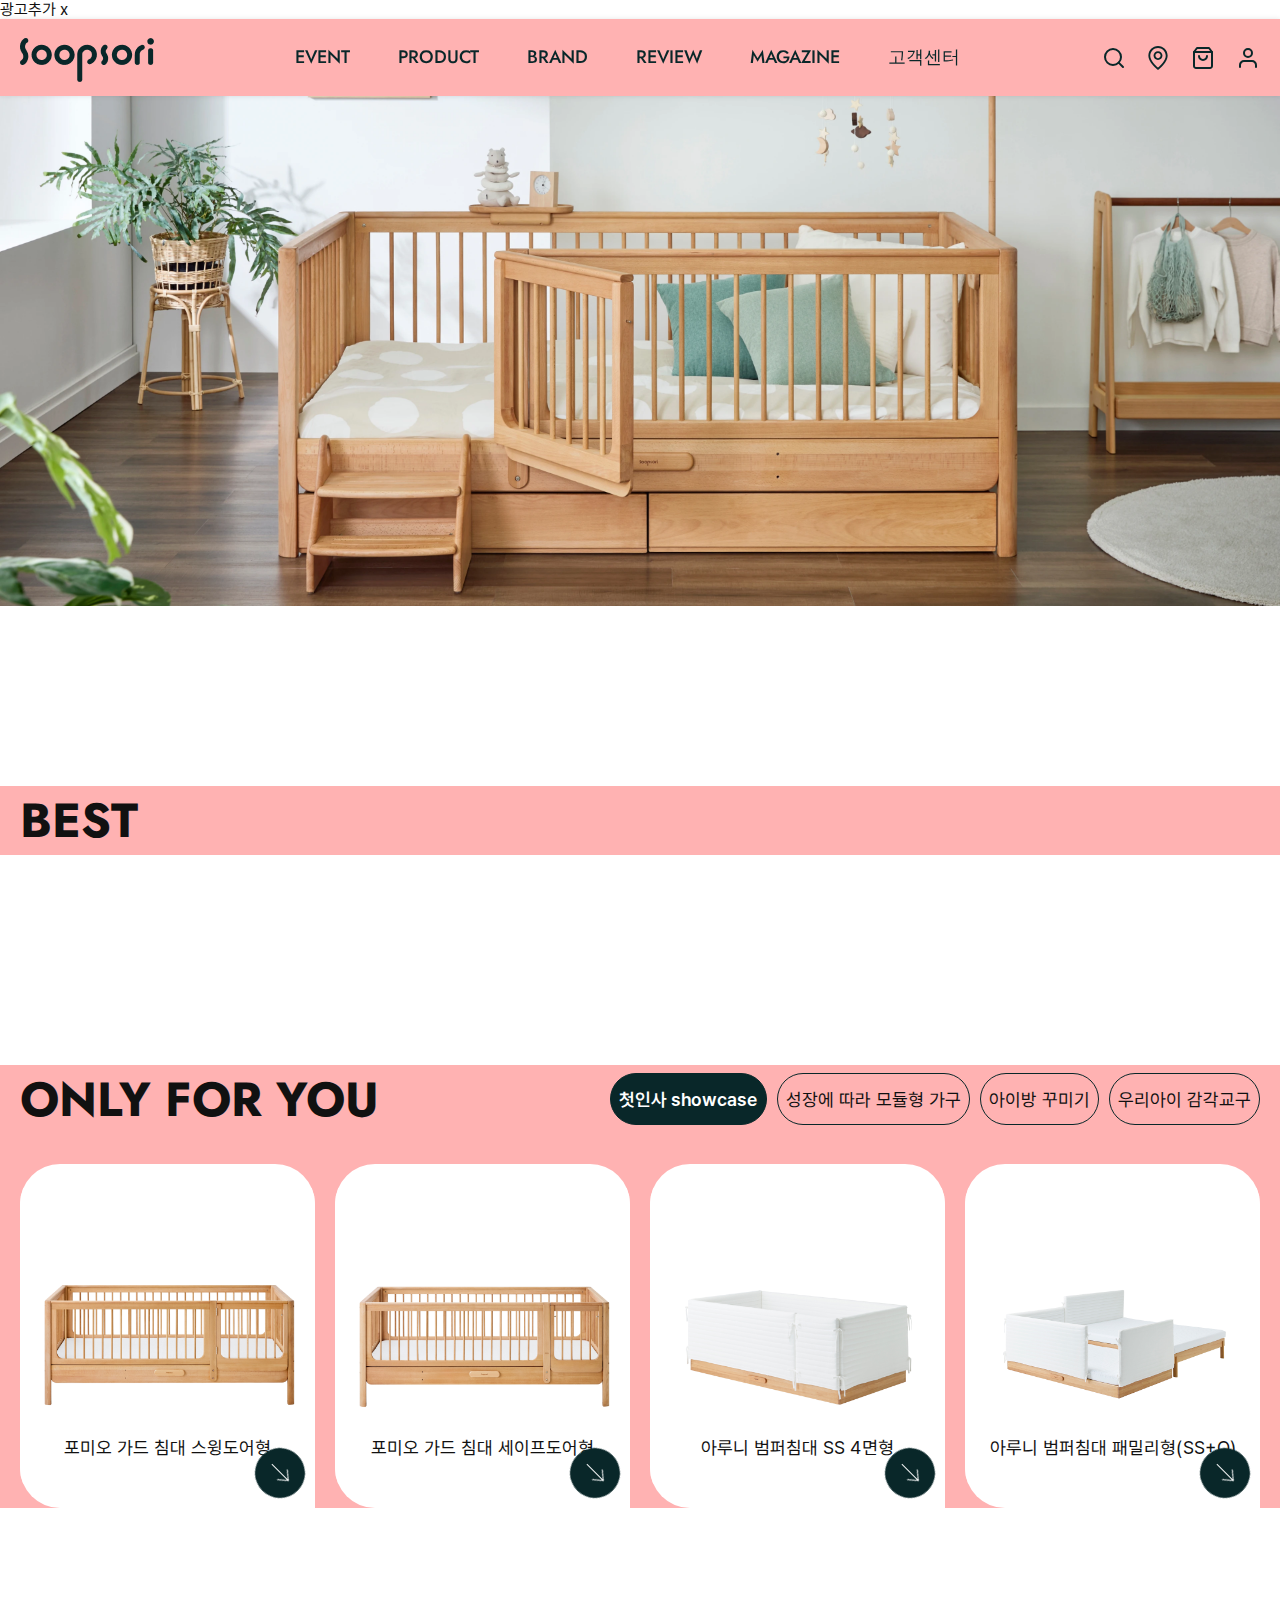
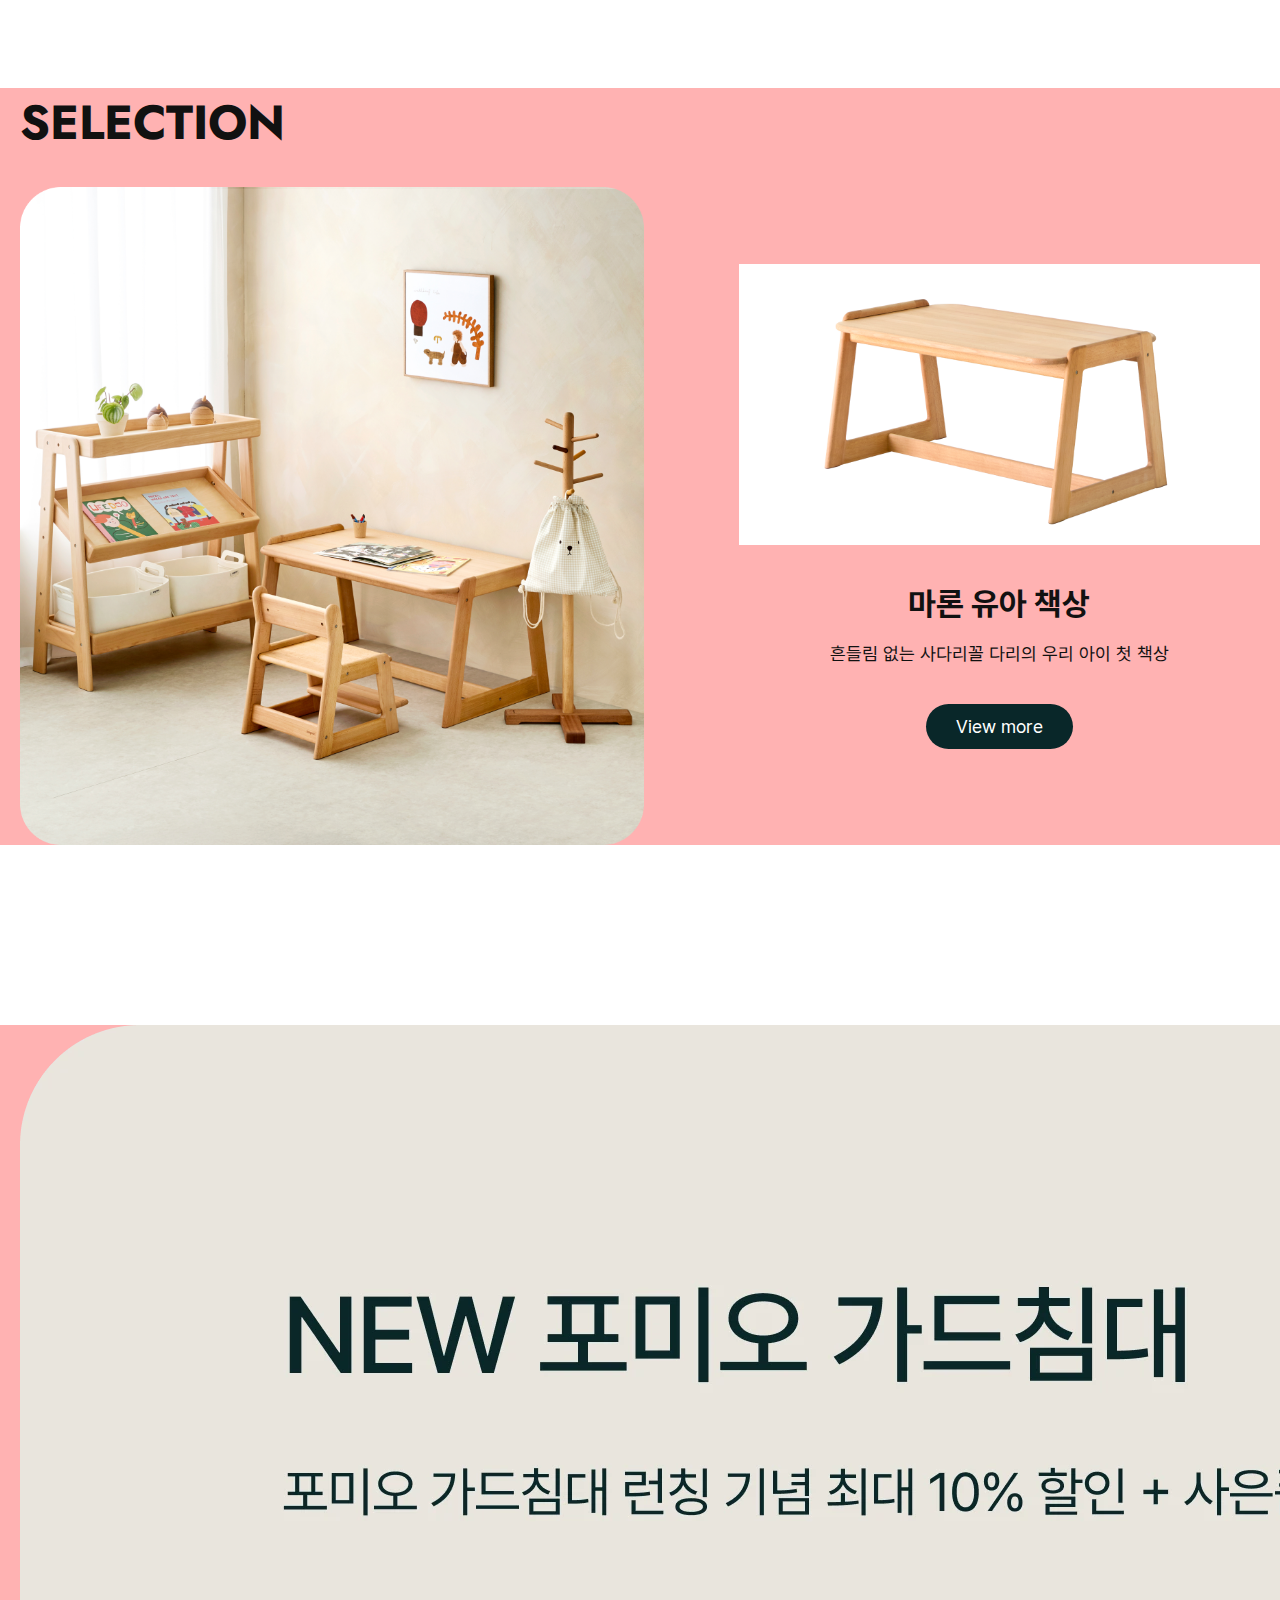
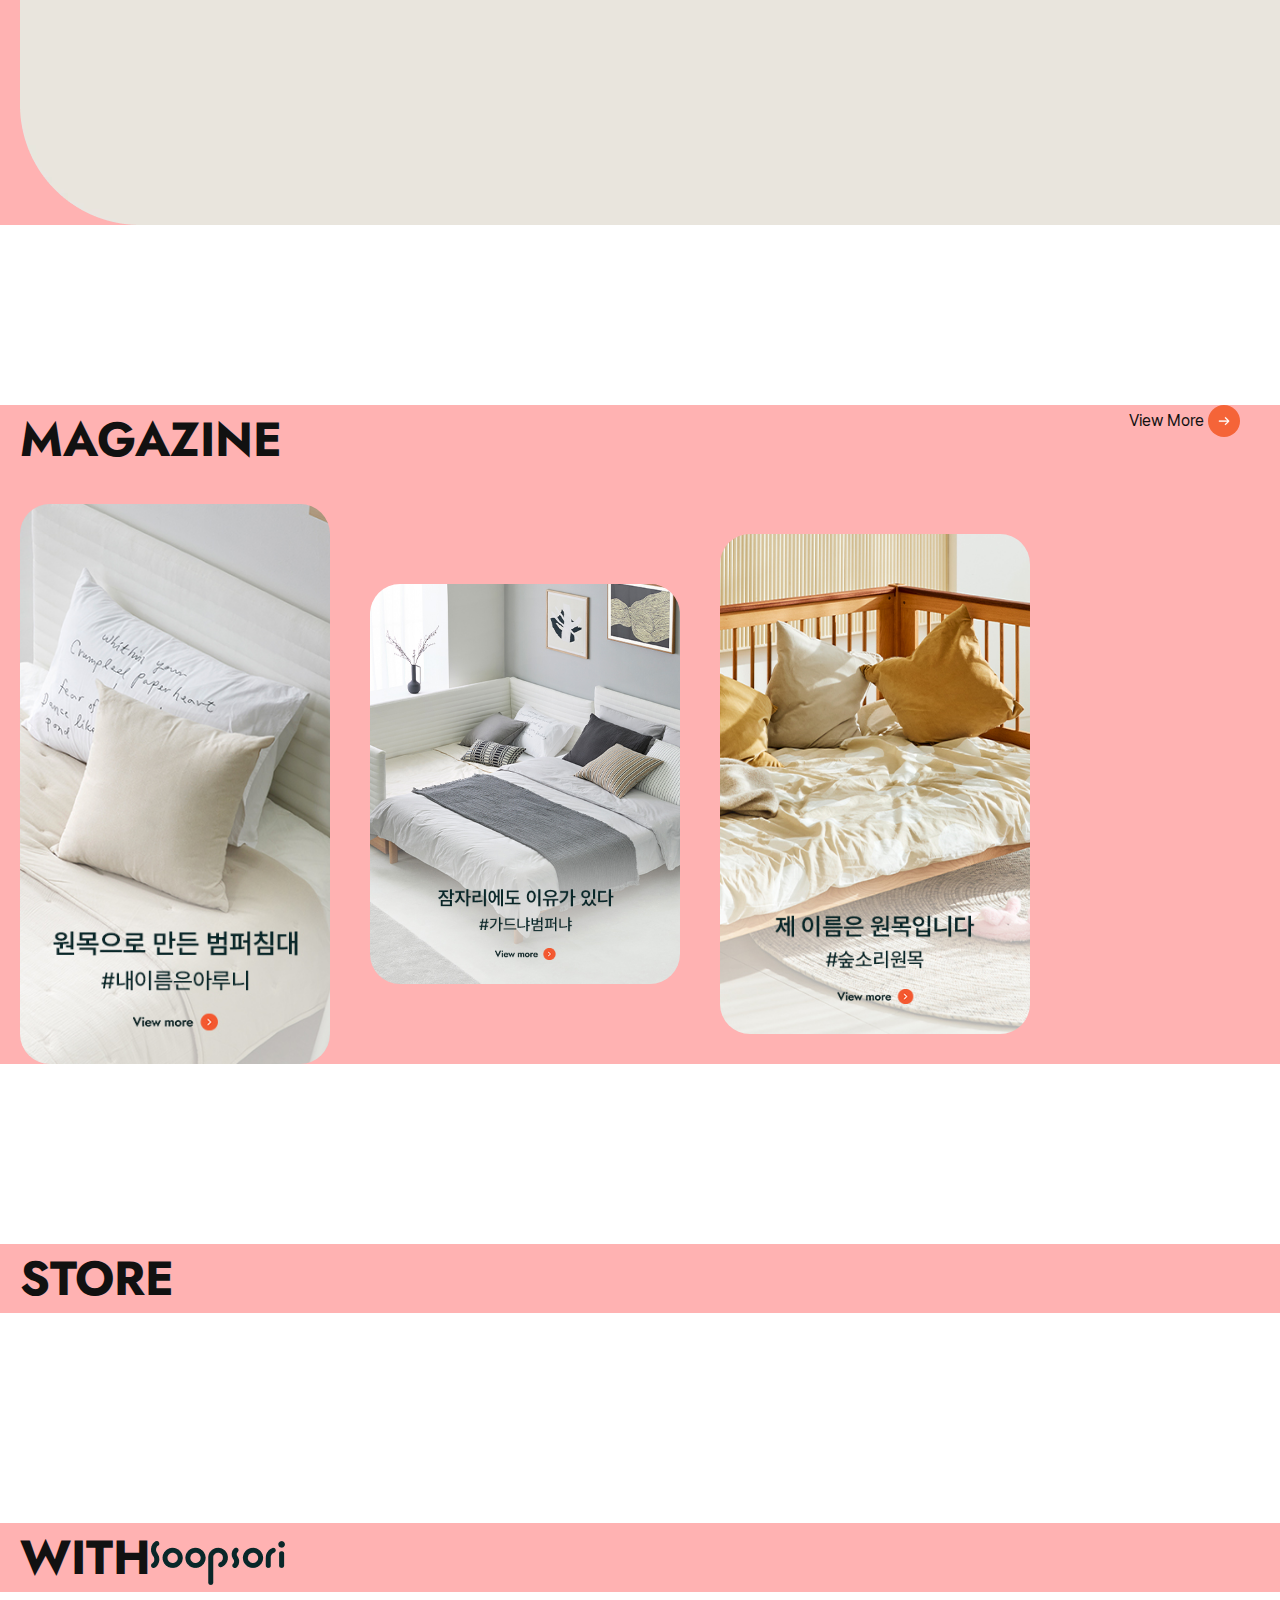
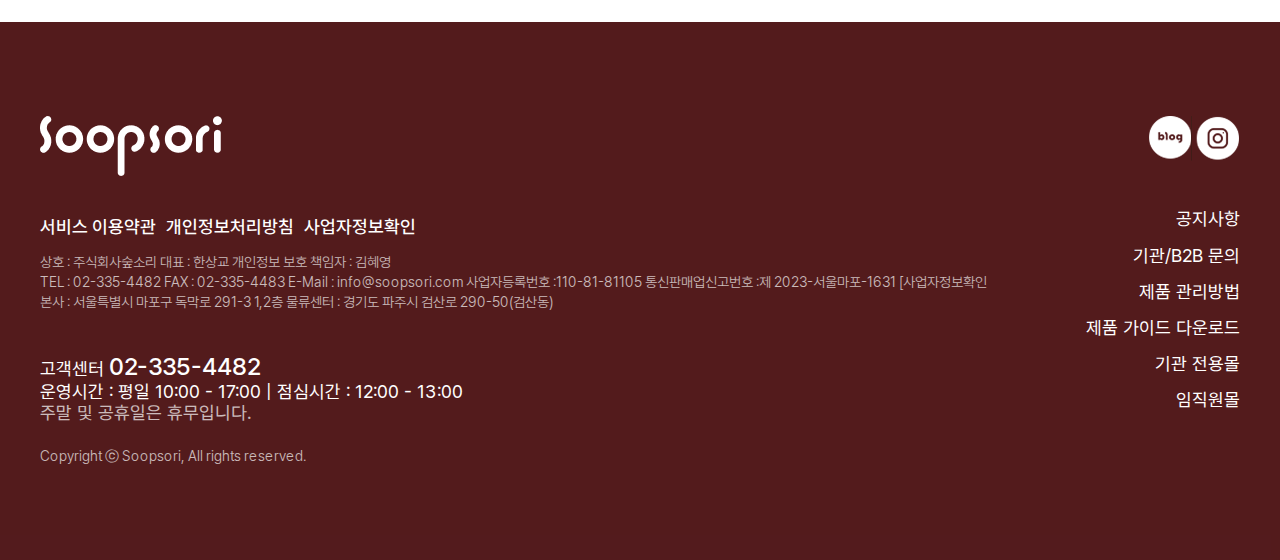
<file: index.html>
<!DOCTYPE html>
<html lang="en">

<head>
    <meta charset="UTF-8">
    <meta name="viewport" content="width=device-width, initial-scale=1.0">
    <title>숲소리</title>
    <link rel="stylesheet" href="./static/pretendard.css">
    <link
        href="https://fonts.googleapis.com/css2?family=Jost:ital,wght@0,100..900;1,100..900&family=Outfit:wght@100..900&display=swap"
        rel="stylesheet">
    <link rel="stylesheet" href="./css/common.css">
    <link rel="stylesheet" href="./css/style.css">
    <link rel="stylesheet" href="./css/only.css">
    <link rel="stylesheet" href="./css/respond.css">
</head>

<body>
    <div class="add">광고추가 x</div>
    <!-- 1 header -->
    <header>
        <div class="inner">
            <h1 class="logo"><a href="#void"><img src="./image/top-logo.png" alt="숲소리 로고"></a></h1>
            <ul class="main-menu">
                <li><a href="#void">EVENT</a></li>
                <li><a href="#void">PRODUCT</a></li>
                <li><a href="#void">BRAND</a></li>
                <li><a href="#void">REVIEW</a></li>
                <li><a href="#void">MAGAZINE</a></li>
                <li><a href="#void">고객센터</a></li>
            </ul>
            <ul class="gnb">
                <li><a href="#void"><img src="./image/btn_top_search.svg" alt="찾기"></a></li>
                <!-- 모바일에서 숨기는 애들 -->
                <li class="m-hide"><a href="#void"><img src="./image/btn_top_location.svg" alt="위치"></a></li>
                <li class="m-hide"><a href="#void"><img src="./image/btn_top_cart.svg" alt="장바구니"></a></li>
                <li class="m-hide"><a href="#void"><img src="./image/btn_top_user.svg" alt="사용자"></a></li>
                <!-- 햄버거버튼은 모바일버전에서만 보임 -->
                <li class="ham-btn"><a href="#"><img src="./image/ham.svg" alt=""></a></li>
            </ul>
        </div>
    </header>

    <!-- 2 main -->
    <main>
        <div class="main-slider-wrap">
            <div class="slider-list">
                <div class="slider"><img src="./image/slider-1.webp" alt=""></div>
            </div>
        </div>

        <!-- section*7>div.inner>h2.title -->
        <section class="best-wrap">
            <div class="inner">
                <h2 class="title">BEST</h2>
            </div>
        </section>

        <!-- <section class="only-you-wrap">
            <div class="inner">
                <h2 class="title">ONLY FOR YOU</h2>
            </div>
        </section>
        <section class="selection-wrap">
            <div class="inner">
                <h2 class="title">SELECTION</h2>
            </div>
        </section> -->

        <section class="only-you-wrap">
            <div class="inner">
                <div class="title-box">
                    <h2 class="title">ONLY FOR YOU</h2>
                    <ul class="only-tab-list">
                        <li class="active"><a href="#void">첫인사 showcase</a></li>
                        <li><a href="#void">성장에 따라 모듈형 가구</a></li>
                        <li><a href="#void">아이방 꾸미기</a></li>
                        <li><a href="#void">우리아이 감각교구</a></li>
                    </ul>
                </div>

                <div class="only-for-slider-wrap">
                    <div class="only-slider-list">
                        <div class="only-slider">
                            <div class="img-box">
                                <img src="./image/1000000445_main_05.jpg" alt="">
                                <img class="hover-img" src="./image/1000000445_add1_018.jpg" alt="">
                            </div>
                            <div class="text-box">
                                <p class="only-item-title">포미오 가드 침대 스윙도어형</p>
                            </div>
                            <div class="radius"></div>
                        </div>


                        <div class="only-slider">
                            <div class="img-box">
                                <img src="./image/1000000437_main_044.jpg" alt="">
                                <img class="hover-img" src="./image/1000000437_add1_032.jpg" alt="">
                            </div>
                            <div class="text-box">
                                <p class="only-item-title">포미오 가드 침대 세이프도어형</p>
                            </div>
                            <div class="radius"></div>
                        </div>

                        <div class="only-slider">
                            <div class="img-box">
                                <img src="./image/1000000033_main_04.jpg" alt="">
                                <img class="hover-img" src="./image/1000000033_add1_067.jpg" alt="">
                            </div>
                            <div class="text-box">
                                <p class="only-item-title">아루니 범퍼침대 SS 4면형</p>
                            </div>
                            <div class="radius"></div>
                        </div>

                        <div class="only-slider">
                            <div class="img-box">
                                <img src="./image/1000000037_main_023.jpg" alt="">
                                <img class="hover-img" src="./image/1000000037_add1_013.jpg" alt="">
                            </div>
                            <div class="text-box">
                                <p class="only-item-title">아루니 범퍼침대 패밀리형(SS+Q)</p>
                            </div>
                            <div class="radius"></div>
                        </div>
                    </div>
                </div>
            </div>
        </section>

        <section class="selection-wrap">
            <div class="inner">
                <h2 class="title">SELECTION</h2>
                <div class="selection-slider-wrap">
                    <div class="selection-list">
                        <div class="selection">
                            <div class="sel-left">
                                <img src="./image/05_main_sell_pc1.png" alt="">
                            </div>
                            <div class="sel-right">
                                <div class="img-box">
                                    <img src="./image/06_main_sell_pointer03.png" alt="">
                                </div>
                                <div class="text-box">
                                    <strong>마론 유아 책상</strong>
                                    <p>흔들림 없는 사다리꼴 다리의 우리 아이 첫 책상</p>
                                    <p class="more">View more</p>
                                </div>
                            </div>
                        </div>
                    </div>
                </div>
            </div>
        </section>

        <section class="banner-wrap">
            <div class="inner">
                <!-- 이부분은 원래 제목없음 할인상품기획전은 목차같은 역할
                 그래서 common.css에서 blind 부분 씀 -->
                <h2 class="blind">할인상품 기획전</h2>
                <div class="event-banner">
                    <ul class="event-banner-list">
                        <li><a href="#"><img src="./image/banner-1.webp" alt=""></a></li>
                    </ul>
                </div>
            </div>
        </section>
        <section class="megazine-wrap">
            <div class="inner">
                <h2 class="title">MAGAZINE</h2>
                <!-- ul.megazine-list>li*3>a[href="#"]>img[src="./image/megazine$.jpg"] -->
                <ul class="megazine-list">
                    <li><a href="#"><img src="./image/megazine1.jpg" alt=""></a></li>
                    <li><a href="#"><img src="./image/megazine2.jpg" alt=""></a></li>
                    <li><a href="#"><img src="./image/megazine3.jpg" alt=""></a></li>
                </ul>
                <p class="more-btn"><a href="#void">
                        <span>View More</span>
                        <img src="./image/btn-main-more.svg" alt=""></a>
                </p>
            </div>
        </section>
        <section class="store-wrap">
            <div class="inner">
                <h2 class="title">STORE</h2>
            </div>
        </section>
        <section class="with-wrap">
            <div class="inner">
                <h2 class="title">WITH<img src="./image/top-logo.png" alt=""></h2>
            </div>
        </section>

    </main>

    <!-- 3 footer -->
    <footer>
        <div class="inner">
            <div class="footer-left">
                <p class="footer-logo"><img src="./image/footer-logo.png" alt=""></p>
                <div class="util-address">
                    <ul class="util-menu">
                        <li><a href="#void">서비스 이용약관</a></li>
                        <li><a href="#void">개인정보처리방침</a></li>
                        <li><a href="#void">사업자정보확인</a></li>
                    </ul>

                    <address class="text-op">
                        <p>
                            <span>상호 : 주식회사숲소리</span>
                            <span>대표 : 한상교</span>
                            <span>개인정보 보호 책임자 : 김혜영</span>
                        </p>
                        <p>
                            <span>TEL : 02-335-4482</span>
                            <span>FAX : 02-335-4483</span>
                            <span>E-Mail : info@soopsori.com</span>
                            <span>사업자등록번호 :110-81-81105</span>
                            <span>통신판매업신고번호 :제 2023-서울마포-1631 [사업자정보확인</span>
                        </p>
                        <p>
                            <span>본사 : 서울특별시 마포구 독막로 291-3 1,2층</span>
                            <span>물류센터 : 경기도 파주시 검산로 290-50(검산동)</span>
                        </p>
                    </address>
                </div>

                <div class="custom-center">
                    <p>고객센터 <strong>02-335-4482</strong></p>
                    <p>운영시간 : 평일 10:00 - 17:00 | 점심시간 : 12:00 - 13:00</p>
                    <p class="text-op">주말 및 공휴일은 휴무입니다.</p>
                </div>

                <p class="copy text-op">Copyright ⓒ Soopsori, All rights reserved.</p>
            </div>

            <div class="footer-right">
                <ul class="sns-list">
                    <li><a href="#void"><img src="./image/footer-sns-blog.png" alt=""></a></li>
                    <li><a href="#void"><img src="./image/footer-sns-insta.png" alt=""></a></li>
                </ul>

                <ul class="footer-menu">
                    <li><a href="#void">공지사항</a></li>
                    <li><a href="#void">기관/B2B 문의</a></li>
                    <li><a href="#void">제품 관리방법</a></li>
                    <li><a href="#void">제품 가이드 다운로드</a></li>
                    <li><a href="#void">기관 전용몰</a></li>
                    <li><a href="#void">임직원몰</a></li>
                </ul>
            </div>
        </div>
    </footer>

</body>

</html>
</file>
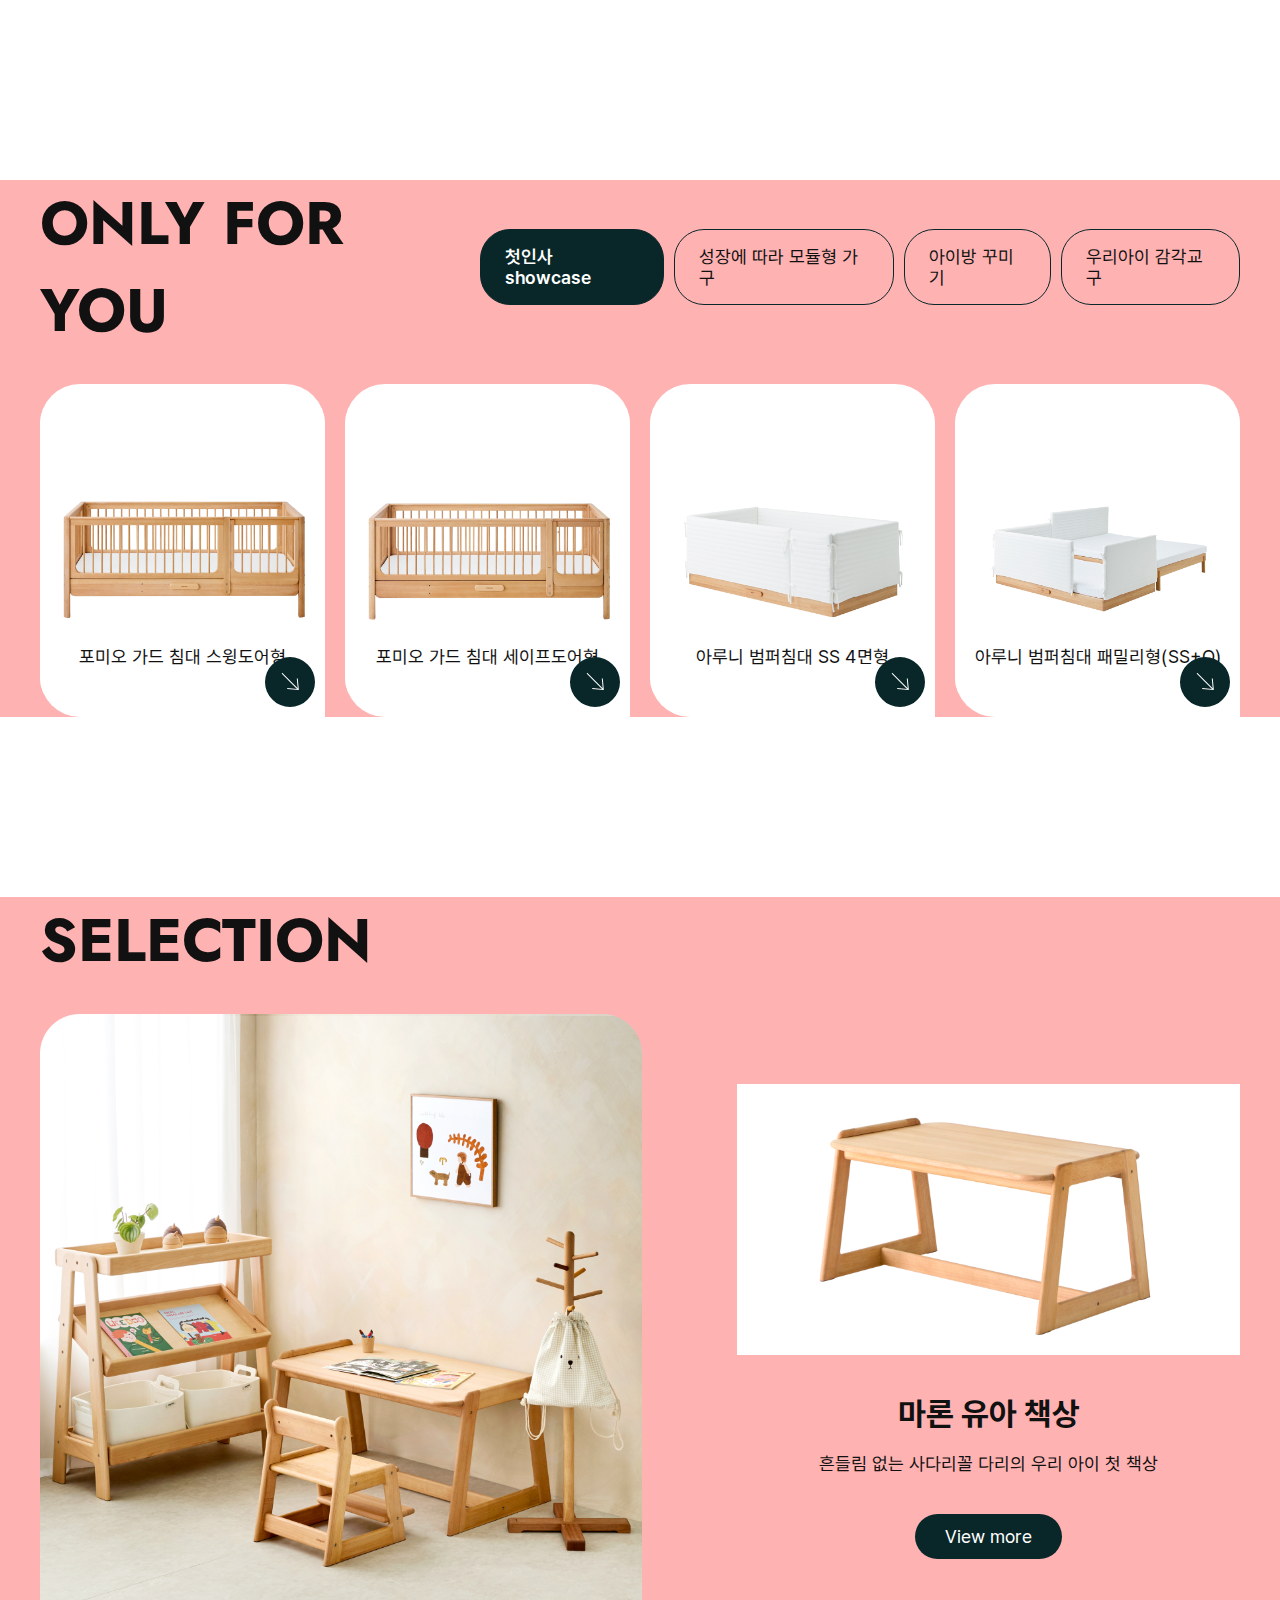
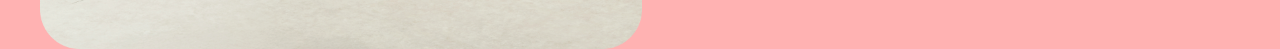
<file: only-for-you.html>
<!DOCTYPE html>
<html lang="en">

<head>
    <meta charset="UTF-8">
    <meta name="viewport" content="width=device-width, initial-scale=1.0">
    <title>Document</title>
    <link rel="stylesheet" href="./static/pretendard.css">
    <link
        href="https://fonts.googleapis.com/css2?family=Jost:ital,wght@0,100..900;1,100..900&family=Outfit:wght@100..900&display=swap"
        rel="stylesheet">
    <link rel="stylesheet" href="./css/common.css">
    <link rel="stylesheet" href="./css/style.css">
    <link rel="stylesheet" href="./css/only.css">
</head>

<body>
    <main>
        <section class="only-you-wrap">
            <div class="inner">
                <div class="title-box">
                    <h2 class="title">ONLY FOR YOU</h2>
                    <ul class="only-tab-list">
                        <li class="active"><a href="#void">첫인사 showcase</a></li>
                        <li><a href="#void">성장에 따라 모듈형 가구</a></li>
                        <li><a href="#void">아이방 꾸미기</a></li>
                        <li><a href="#void">우리아이 감각교구</a></li>
                    </ul>
                </div>

                <div class="only-for-slider-wrap">
                    <div class="only-slider-list">
                        <div class="only-slider">
                            <div class="img-box">
                                <img src="./image/1000000445_main_05.jpg" alt="">
                                <img class="hover-img" src="./image/1000000445_add1_018.jpg" alt="">
                            </div>
                            <div class="text-box">
                                <p class="only-item-title">포미오 가드 침대 스윙도어형</p>
                            </div>
                            <div class="radius"></div>
                        </div>

                        <div class="only-slider">
                            <div class="img-box">
                                <img src="./image/1000000437_main_044.jpg" alt="">
                                <img class="hover-img" src="./image/1000000437_add1_032.jpg" alt="">
                            </div>
                            <div class="text-box">
                                <p class="only-item-title">포미오 가드 침대 세이프도어형</p>
                            </div>
                            <div class="radius"></div>
                        </div>

                        <div class="only-slider">
                            <div class="img-box">
                                <img src="./image/1000000033_main_04.jpg" alt="">
                                <img class="hover-img" src="./image/1000000033_add1_067.jpg" alt="">
                            </div>
                            <div class="text-box">
                                <p class="only-item-title">아루니 범퍼침대 SS 4면형</p>
                            </div>
                            <div class="radius"></div>
                        </div>

                        <div class="only-slider">
                            <div class="img-box">
                                <img src="./image/1000000037_main_023.jpg" alt="">
                                <img class="hover-img" src="./image/1000000037_add1_013.jpg" alt="">
                            </div>
                            <div class="text-box">
                                <p class="only-item-title">아루니 범퍼침대 패밀리형(SS+Q)</p>
                            </div>
                            <div class="radius"></div>
                        </div>
                    </div>
                </div>
            </div>
        </section>

        <section class="selection-wrap">
            <div class="inner">
                <h2 class="title">SELECTION</h2>
                <div class="selection-slider-wrap">
                    <div class="selection-list">
                        <div class="selection">
                            <div class="sel-left">
                                <img src="./image/05_main_sell_pc1.png" alt="">
                            </div>
                            <div class="sel-right">
                                <div class="img-box">
                                    <img src="./image/06_main_sell_pointer03.png" alt="">
                                </div>
                                <div class="text-box">
                                    <strong>마론 유아 책상</strong>
                                    <p>흔들림 없는 사다리꼴 다리의 우리 아이 첫 책상</p>
                                    <p class="more">View more</p>
                                </div>
                            </div>
                        </div>
                    </div>
                </div>
            </div>
        </section>
    </main>
</body>

</html>
</file>
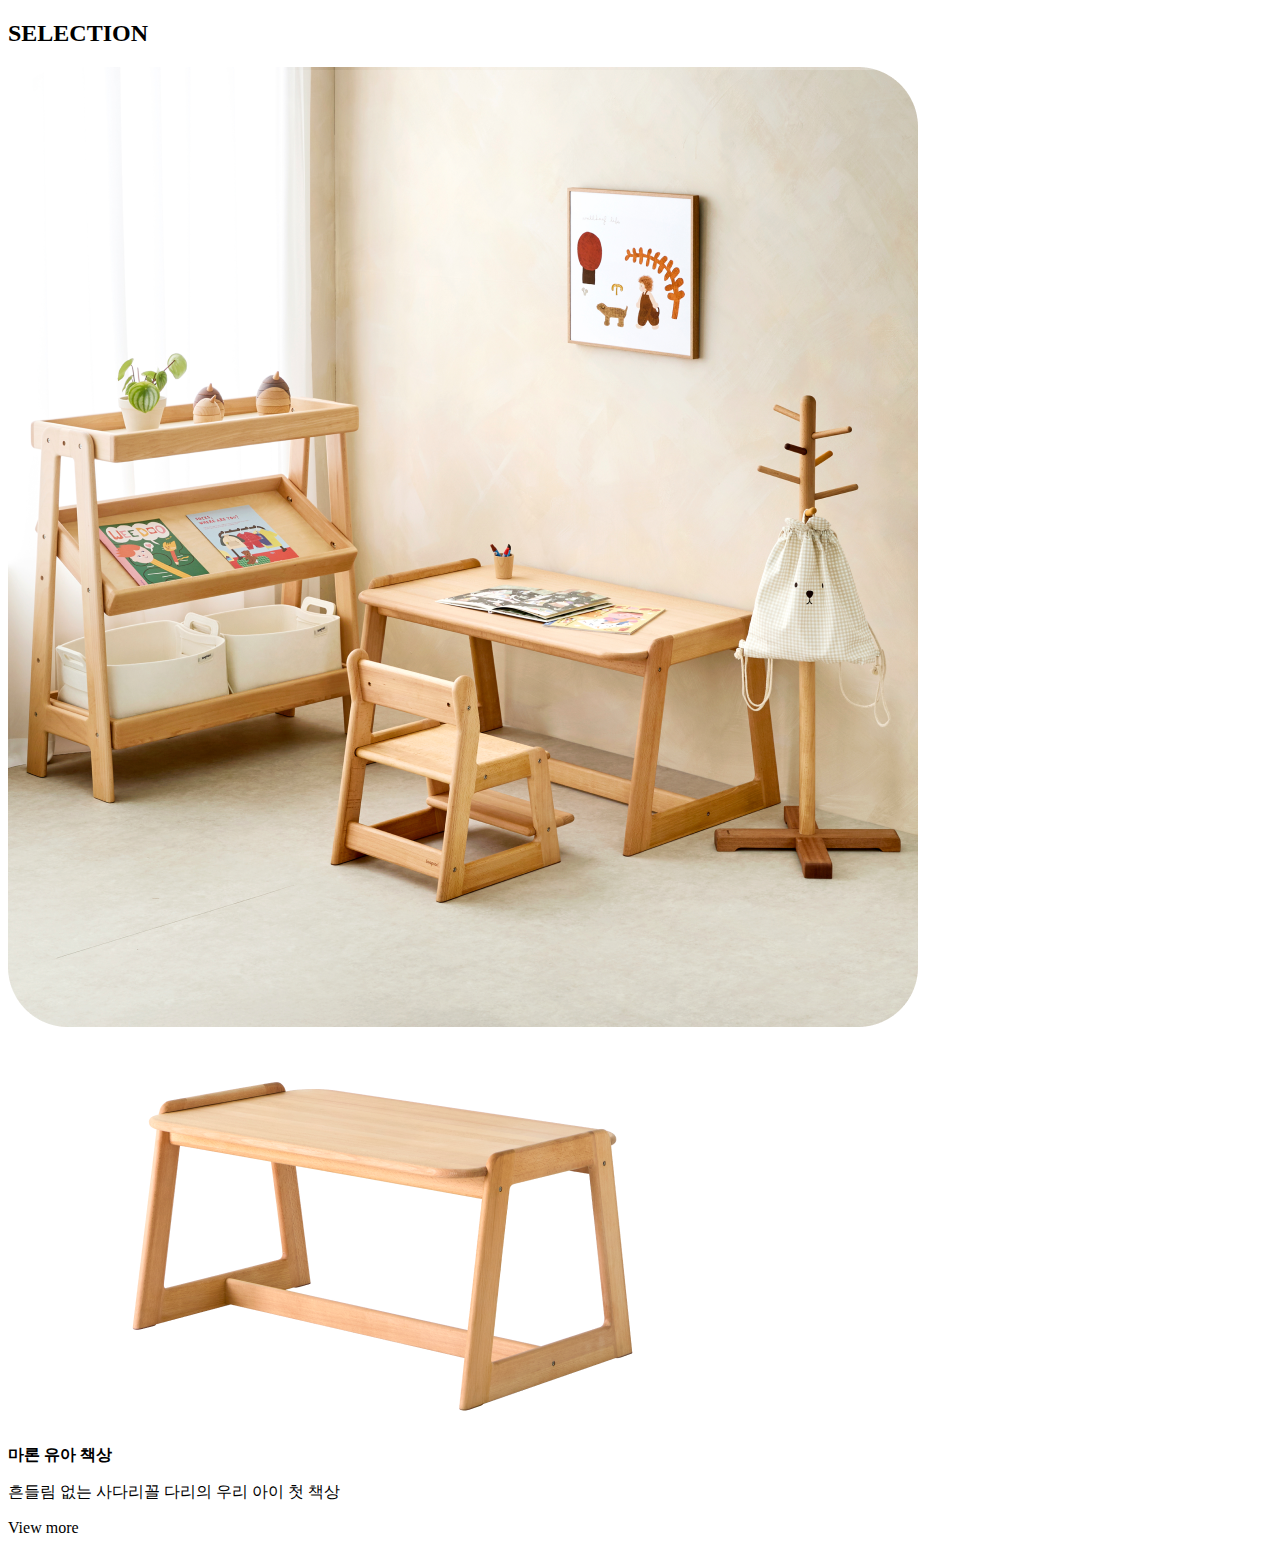
<file: only-selection-연습.html>
<!DOCTYPE html>
<html lang="en">

<head>
    <meta charset="UTF-8">
    <meta name="viewport" content="width=device-width, initial-scale=1.0">
    <title>연습</title>
    <link rel="stylesheet" href="./css/only-연습.css">
</head>

<body>
    <main>
        <section class="selection-wrap">
            <div class="inner">
                <h2 class="title">SELECTION</h2>
                <div class="selection-slider-wrap">
                    <div class="selection-list">
                        <div class="selection">
                            <div class="sel-left">
                                <img src="./image/05_main_sell_pc1.png" alt="">
                            </div>
                            <div class="sel-right">
                                <div class="img-box">
                                    <img src="./image/06_main_sell_pointer03.png" alt="">
                                </div>
                                <div class="text-box">
                                    <strong>마론 유아 책상</strong>
                                    <p>흔들림 없는 사다리꼴 다리의 우리 아이 첫 책상</p>
                                    <p class="more">View more</p>
                                </div>
                            </div>
                        </div>
                    </div>
                </div>
            </div>
        </section>
    </main>
</body>

</html>
</file>
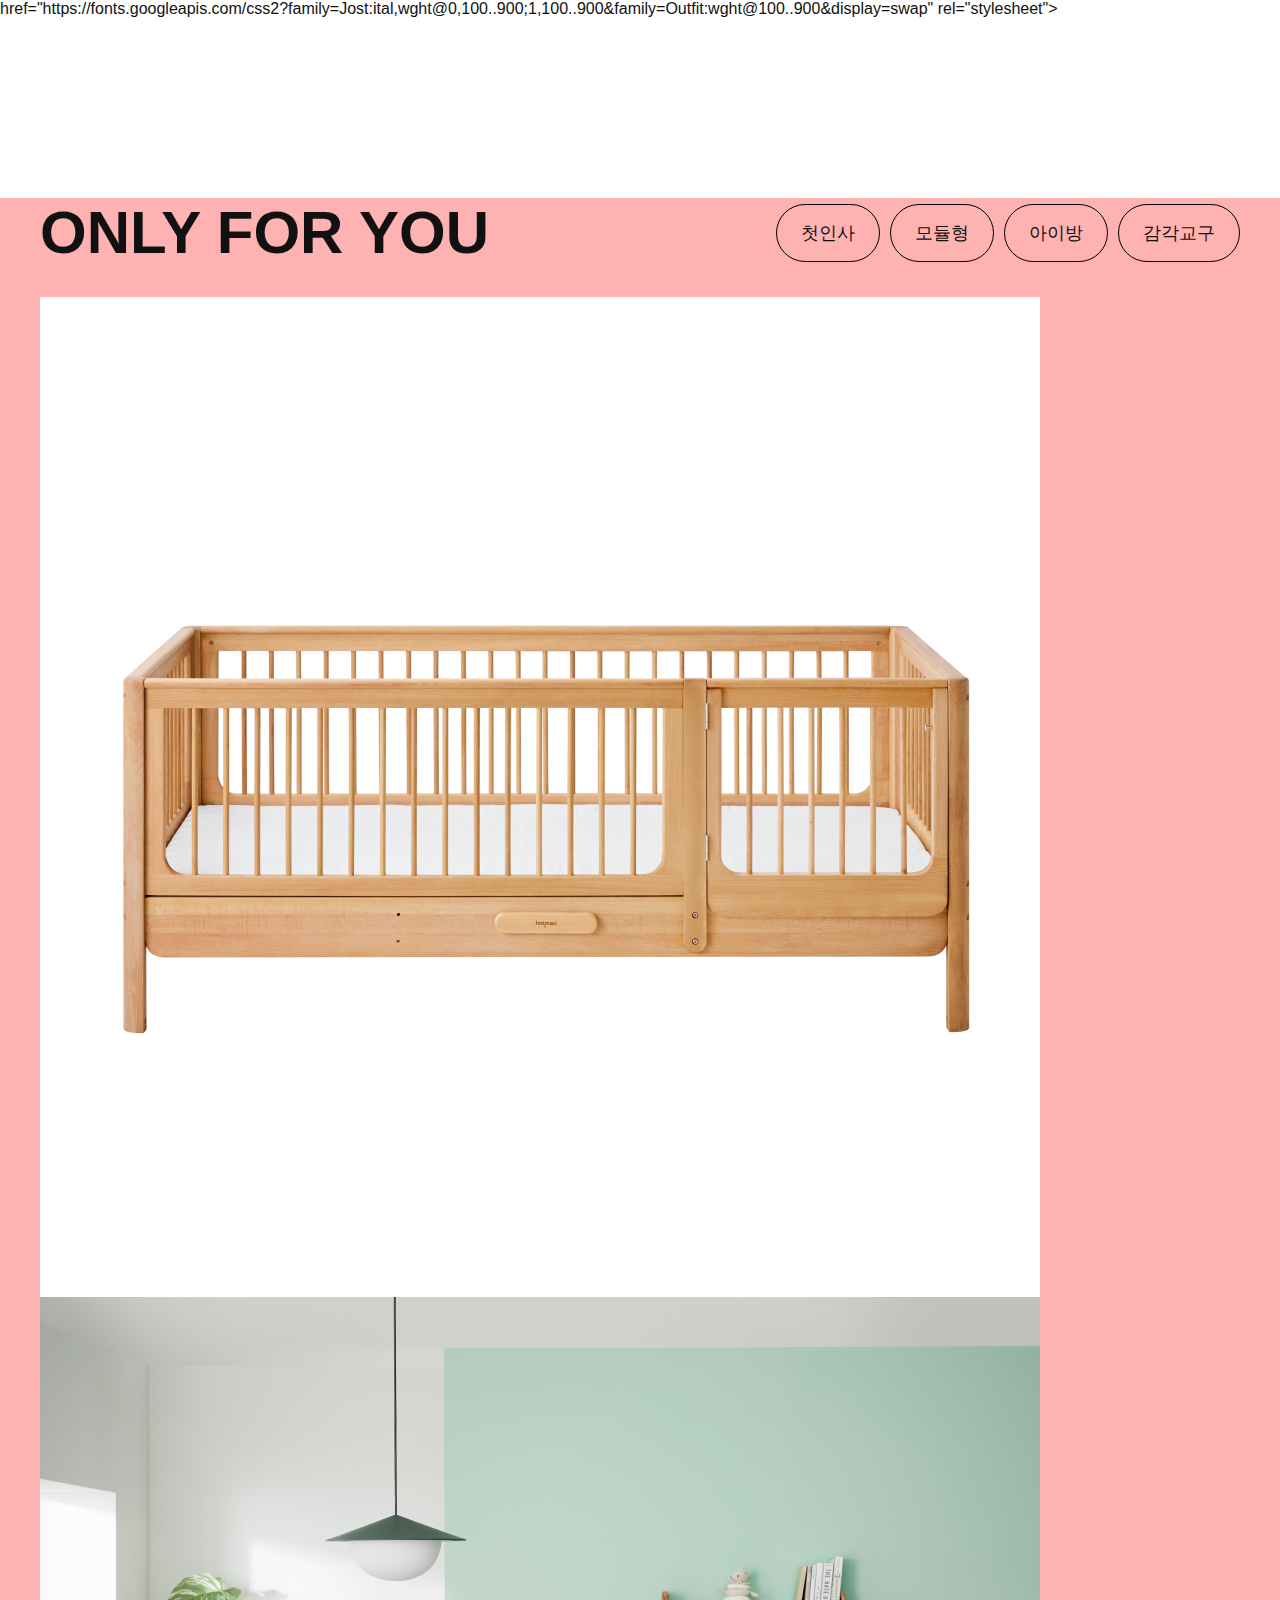
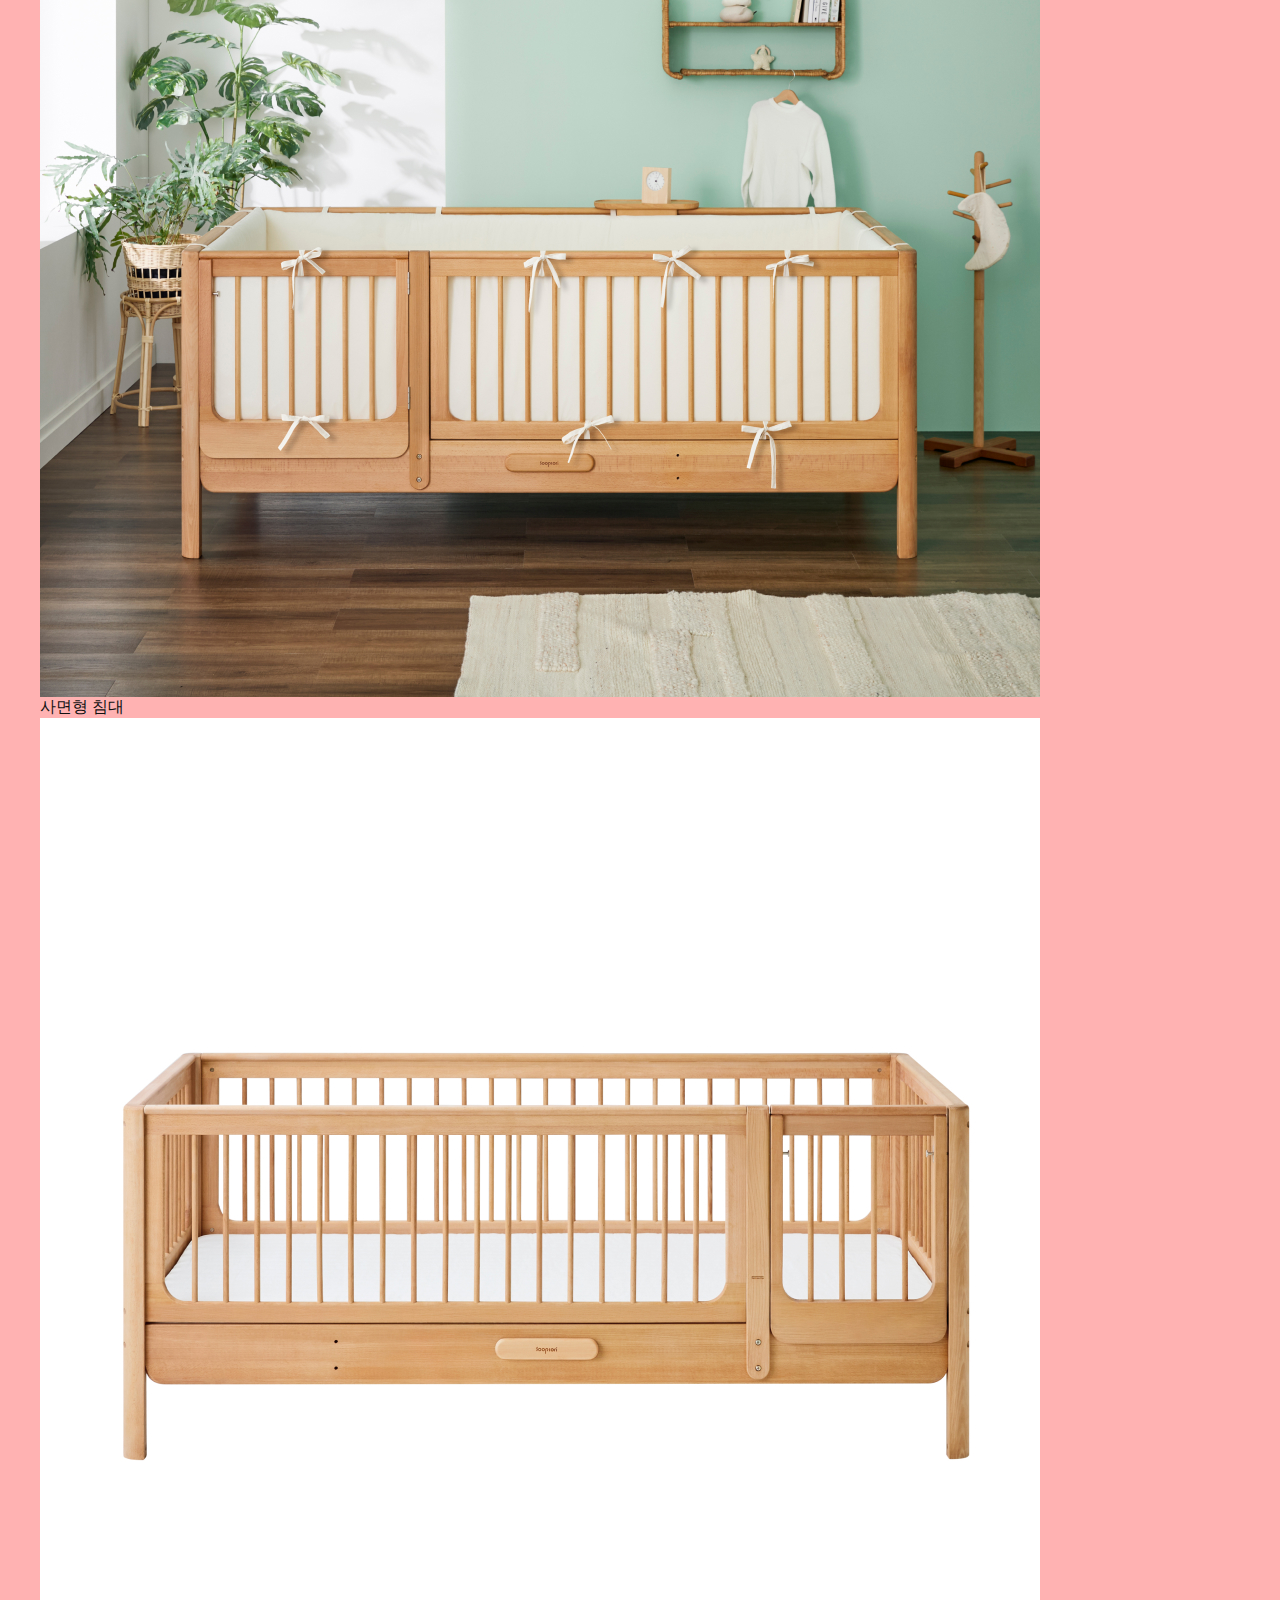
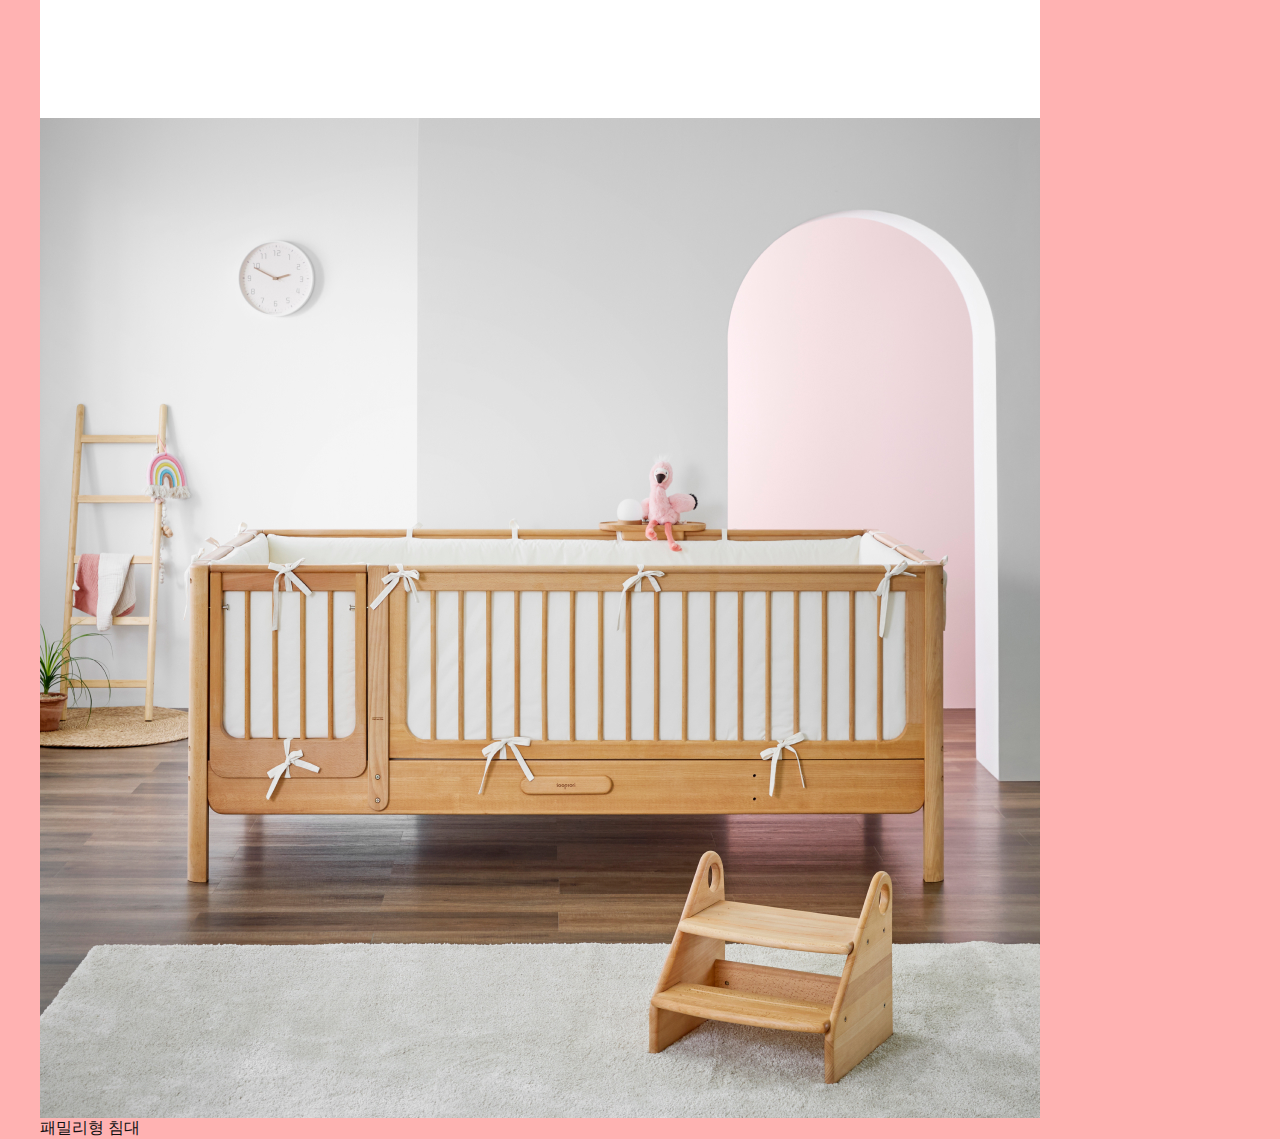
<file: only-연습.html>
<!DOCTYPE html>
<html lang="en">

<head>
    <meta charset="UTF-8">
    <meta name="viewport" content="width=device-width, initial-scale=1.0">
    <title>Document</title>
    href="https://fonts.googleapis.com/css2?family=Jost:ital,wght@0,100..900;1,100..900&family=Outfit:wght@100..900&display=swap"
    rel="stylesheet">
    <link rel="stylesheet" href="./css/common.css">
    <link rel="stylesheet" href="./css/style.css">
    <link rel="stylesheet" href="./css/only-연습.css">
</head>

<body>
    <main>
        <section class="only-you-wrap">
            <div class="inner">
                <div class="title-box">
                    <h2 class="title">ONLY FOR YOU</h2>
                    <ul class="only-tab-list">
                        <li class="active"><a href="#">첫인사</a></li>
                        <li><a href="#">모듈형</a></li>
                        <li><a href="#">아이방</a></li>
                        <li><a href="#">감각교구</a></li>
                    </ul>
                </div>

                <div class="only-for-slider-wrap">
                    <div class="only-slider-list">
                        <div class="only-slider">
                            <div class="img-box">
                                <img src="./image/1000000445_main_05.jpg" alt="">
                                <img class="hover-img" src="./image/1000000445_add1_018.jpg" alt="">
                            </div>
                            <div class="text-box"><p class="only-item-title">사면형 침대</p></div>
                        </div>

                        <div class="only-slider">
                            <div class="img-box">
                                <img src="./image/1000000437_main_044.jpg" alt="">
                                <img class="hover-img" src="./image/1000000437_add1_032.jpg" alt="">
                            </div>
                            <div class="text-box"><p class="only-item-title">패밀리형 침대</p></div>
                        </div>
                    </div>
                </div>

            </div>
        </section>
    </main>
</body>

</html>
</file>
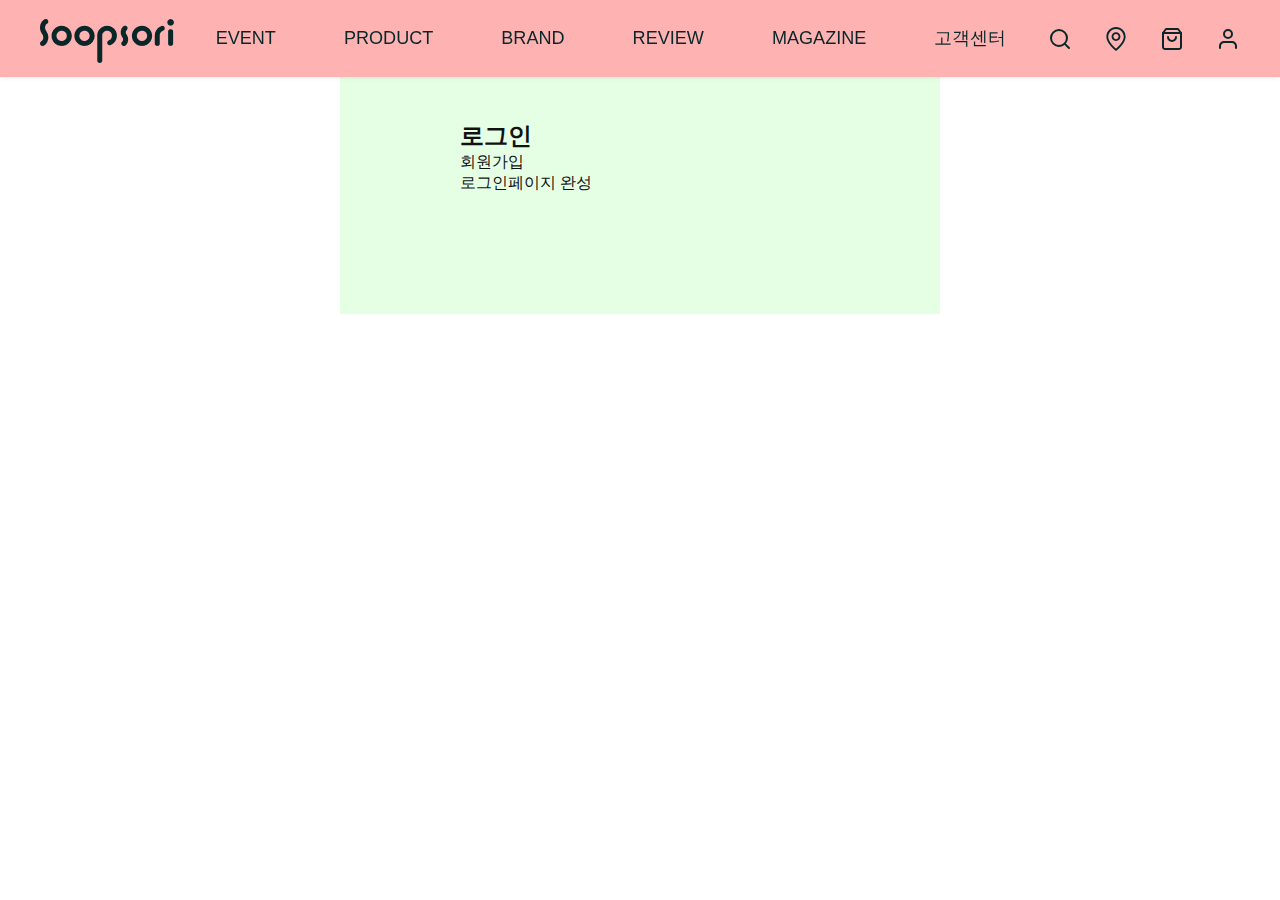
<file: signin/login.html>
<!DOCTYPE html>
<html lang="en">

<head>
    <meta charset="UTF-8">
    <meta name="viewport" content="width=device-width, initial-scale=1.0">
    <title>Document</title>
    <link rel="stylesheet" href="../css/common.css">
    <link rel="stylesheet" href="../css/style.css">
    <link rel="stylesheet" href="./css/login.css">
</head>

<body>
    <!-- 1 header -->
    <header>
        <div class="inner">
            <h1 class="logo"><a href="#void"><img src="../image/top-logo.png" alt="숲소리 로고"></a></h1>
            <ul class="main-menu">
                <li><a href="#void">EVENT</a></li>
                <li><a href="#void">PRODUCT</a></li>
                <li><a href="#void">BRAND</a></li>
                <li><a href="#void">REVIEW</a></li>
                <li><a href="#void">MAGAZINE</a></li>
                <li><a href="#void">고객센터</a></li>
            </ul>
            <ul class="gnb">
                <li><a href="#void"><img src="../image/btn_top_search.svg" alt="찾기"></a></li>
                <!-- 모바일에서 숨기는 애들 -->
                <li class="m-hide"><a href="#void"><img src="../image/btn_top_location.svg" alt="위치"></a></li>
                <li class="m-hide"><a href="#void"><img src="../image/btn_top_cart.svg" alt="장바구니"></a></li>
                <li class="m-hide"><a href="#void"><img src="../image/btn_top_user.svg" alt="사용자"></a></li>
                <!-- 햄버거버튼은 모바일버전에서만 보임 -->
                <li class="ham-btn"><a href="#"><img src="../image/ham.svg" alt=""></a></li>
            </ul>
        </div>
    </header>

    <main>
        <div class="small-inner">
            <h2 class="title">로그인</h2>
            <p>회원가입</p>
            <p>로그인페이지 완성</p>
        </div>
    </main>
</body>

</html>
</file>
<file: static/pretendard.css>
/*
Copyright (c) 2021 Kil Hyung-jin, with Reserved Font Name Pretendard.
https://github.com/orioncactus/pretendard

This Font Software is licensed under the SIL Open Font License, Version 1.1.
This license is copied below, and is also available with a FAQ at:
http://scripts.sil.org/OFL
*/

@font-face {
	font-family: 'Pretendard';
	font-weight: 900;
	font-display: swap;
	src: local('Pretendard Black'), url(./woff2/Pretendard-Black.woff2) format('woff2'), url(./woff/Pretendard-Black.woff) format('woff');
}

@font-face {
	font-family: 'Pretendard';
	font-weight: 800;
	font-display: swap;
	src: local('Pretendard ExtraBold'), url(./woff2/Pretendard-ExtraBold.woff2) format('woff2'), url(./woff/Pretendard-ExtraBold.woff) format('woff');
}

@font-face {
	font-family: 'Pretendard';
	font-weight: 700;
	font-display: swap;
	src: local('Pretendard Bold'), url(./woff2/Pretendard-Bold.woff2) format('woff2'), url(./woff/Pretendard-Bold.woff) format('woff');
}

@font-face {
	font-family: 'Pretendard';
	font-weight: 600;
	font-display: swap;
	src: local('Pretendard SemiBold'), url(./woff2/Pretendard-SemiBold.woff2) format('woff2'), url(./woff/Pretendard-SemiBold.woff) format('woff');
}

@font-face {
	font-family: 'Pretendard';
	font-weight: 500;
	font-display: swap;
	src: local('Pretendard Medium'), url(./woff2/Pretendard-Medium.woff2) format('woff2'), url(./woff/Pretendard-Medium.woff) format('woff');
}

@font-face {
	font-family: 'Pretendard';
	font-weight: 400;
	font-display: swap;
	src: local('Pretendard Regular'), url(./woff2/Pretendard-Regular.woff2) format('woff2'), url(./woff/Pretendard-Regular.woff) format('woff');
}

@font-face {
	font-family: 'Pretendard';
	font-weight: 300;
	font-display: swap;
	src: local('Pretendard Light'), url(./woff2/Pretendard-Light.woff2) format('woff2'), url(./woff/Pretendard-Light.woff) format('woff');
}

@font-face {
	font-family: 'Pretendard';
	font-weight: 200;
	font-display: swap;
	src: local('Pretendard ExtraLight'), url(./woff2/Pretendard-ExtraLight.woff2) format('woff2'), url(./woff/Pretendard-ExtraLight.woff) format('woff');
}

@font-face {
	font-family: 'Pretendard';
	font-weight: 100;
	font-display: swap;
	src: local('Pretendard Thin'), url(./woff2/Pretendard-Thin.woff2) format('woff2'), url(./woff/Pretendard-Thin.woff) format('woff');
}
</file>
<file: css/common.css>
/* 공통사항 */
/* 모든 여백 제거 */
/* 테두리와 여백이 포함돈 크기가
width와 height에 포함되도록 */
* {
    margin: 0;
    padding: 0;
    box-sizing: border-box;
}

/* li 장식 제거 */
li {
    list-style: none;
}

/* a 밑줄제거 글자색변경 */
a {
    text-decoration: none;
    /* color:#222 */
    /* 부모의 컬러속성을 상속받아서 사용하겠다 */
    color: inherit;
}

/* img, vided 위아래 정렬 */
img,
video {
    vertical-align: middle;
}

/* em,i,address 글자를 똑바로 */
em,
i,
address {
    font-style: normal;
}

/* blind */
.blind {
    position: absolute;
    top: -99999px;
}

/* body */
body {
    font-family: Pretendard, "돋움", sans-serif;
    /* font-size: 16px; */
    color: #111;
}
</file>
<file: css/style.css>
/* 변수 선언하기 */
:root {
    /* --변수명:값; */
    /* 변수명: 한글,영문자 대소문자 구분,숫자,-,_ */
    --default: #092729;
    --title-size: 60px;
    --title-family: "Jost", sans-serif;
}

/* ham-btn pc버전에서 숨기기 */
.ham-btn{
    display:none;
}

/* font-family: "Jost", sans-serif; */
body {}

.inner {
    width: 100%;
    max-width: 1920px;
    padding: 0 40px;
    margin: 0 auto;
    background-color: rgba(255, 0, 0, 0.3);
}

/* header */
header {
    background: #fff;
    box-shadow: 0 0 5px rgba(0, 0, 0, 0.1);
    /* 헤더 항상 상단 고정하기 */
    position: fixed;
    width: 100%;
    /* 헤더는 z-index:1000;으로 시작하기 */
    z-index:1000;
}

header .inner {
    display: flex;
    justify-content: space-between;
    line-height: 76px;
}

header .inner ul {
    display: flex;
}

.main-menu {
    gap: 68px;
}

.main-menu>li>a {
    font-family: var(--title-family);
    /* font-size:18px; */
    font-size: 1.13rem;
    font-weight: 500;
    color: var(--default);
}

.gnb {
    gap: 32px;
}


/* main */
.main-slider-wrap {}

.main-slider-wrap .slider img {
    width: 100%;
}

section{
    padding:180px 0 0;
}

section .inner{
    position:relative;
}

section .title {
    font-family: var(--title-family);
    font-size: var(--title-size);
    margin-bottom:30px;
}
.megazine-list{
    display:flex;
    gap:40px;
    align-items:center;
}
.megazine-list>li{
    width:25%;
    border-radius:30px;
    overflow:hidden;
}
.megazine-list>li:first-child{
    height:560px;
}
.megazine-list>li:nth-child(2){
    height:400px;
}
.megazine-list>li:last-child{
    height:500px;
}
.megazine-list>li>a{}
.megazine-list>li>a>img{
    width:100%;
    height:100%;
    object-fit:cover;
}
.more-btn{
    position:absolute;
    right:40px;
    top:0px;
}


/* footer */
footer {
    background: var(--default);
    color: #fff;
}

footer .inner {
    padding: 94px 40px;
    max-width: 1680px;
    display: flex;
    justify-content: space-between;
}

.footer-left {}

.footer-left .util-address {
    margin: 40px 0;
}

.footer-left .util-address .util-menu {
    display: flex;
    gap: 10px;
    font-size: 1.13rem;
    font-weight: 500;
    margin-bottom: 15px;
}

.footer-left .util-address address {
    /* font-size:14px; */
    font-size: 0.88rem;
    font-weight: 300;
    line-height: 20px;
}

.footer-left .custom-center {}

.footer-left .custom-center p {
    font-size: 1.13rem;
}

.footer-left .custom-center p strong {
    font-size: 1.5rem;
    font-weight: 500;
}

.footer-left .copy {
    font-size: 0.88rem;
    font-weight: 300;
    margin-top: 24px;
}

.footer-left .text-op {
    opacity: 0.7;
}

.footer-right {
    /* text-align:right; */
    text-align: end;
}

.footer-right .sns-list {
    display: flex;
    gap: 4px;
    justify-content: flex-end;
    margin-bottom: 40px;
}

.footer-right .footer-menu {
    font-size: 1.13rem;
    line-height: 2;
}
</file>
<file: css/only.css>
.only-you-wrap .title {
    margin-bottom: 0;
}

.title-box {
    display: flex;
    justify-content: space-between;
    /* 위아래 정렬 */
    align-items: center;
    margin-bottom: 30px;
}

.only-tab-list {
    display: flex;
    gap: 10px;
}

.only-tab-list li a {
    display: block;
    padding: 16px 24px;
    border: 1px solid #092729;
    border-radius: 30px;
    font-size: 1.13rem;
}

.only-tab-list li a:hover {
    background: #ddd;
}

.only-tab-list li.active a {
    background: #092729;
    color: #fff;
    font-weight: 600;
}

.only-slider-list {
    display: flex;
    gap: 20px;
    justify-content: space-between;
}

.only-slider-list>div {
    position: relative;
    /* border:1px solid blue; */
    padding: 2% 0%;
    border-radius: 40px 40px 0 40px;
    overflow: hidden;
    background: #fff;
}

/* 그림크기 줄이기 */
.only-slider-list>div img {
    width: 100%;
    height: 100%;
    object-fit: cover;
}

.only-slider>div .hover-img {
    position: absolute;
    top: 0;
    left: 0;
    opacity: 0;
    transition: 0.3s;
}

.only-slider-list>div .text-box {
    position: absolute;
    bottom: 50px;
    /* 글자 정가운데로 보내기
    left:50%;
    transform:translateX(-50%); */
    font-size: 1.13rem;
    /* background: rgba(0, 0, 255, 0.1); */
    /* 긴글자가 두줄되지 않도록 정가운데로 보내기 */
    width: 100%;
    text-align: center;
    z-index: 100;
}

.only-slider-list>div .radius {
    width: 75px;
    height: 75px;
    background: red;
    background: #fff;
    border-radius: 40px 0 0 0;
    position: absolute;
    right: 0;
    bottom: 0;
}

.only-slider-list>div .radius::before {
    content: "";
    display: block;
    background: green;
    background: transparent;
    width: 80px;
    height: 80px;
    border-radius: 50%;
    position: absolute;
    left: -80px;
    bottom: 0;
    box-shadow: 40px 40px 0 yellow;
    box-shadow: 40px 40px 0 #fff;
}

.only-slider-list>div .radius::after {
    content: "";
    display: block;
    background: deeppink;
    background: transparent;
    width: 80px;
    height: 80px;
    border-radius: 50%;
    position: absolute;
    right: 0;
    top: -80px;
    box-shadow: 40px 40px orange;
    box-shadow: 40px 40px #fff;
}

.only-slider-list>div:hover .hover-img {
    opacity: 1;
}

.only-slider-list>div:hover .text-box {
    color: #fff;
}

.only-slider-list>div::after {
    content: "";
    display: block;
    position: absolute;
    right: 10px;
    bottom: 10px;
    width: 50px;
    height: 50px;
    background: #092729 url(../image/arrow-right-thin.svg) no-repeat center center;
    z-index: 1000;
    border-radius: 50%;
    transform: rotate(45deg);
    transition: 0.3s;
}

.only-slider-list>div:hover::after {
    right: 0;
    bottom: 0;
}


/* SELECTION */
/* .selection 자식들 옆으로 붙이기 */
.selection {
    display: flex;
}

/* 자식들 너비 동일하게 */
.selection>div{

}

/* 이미지 크기 줄이기 */
.selection>div img {
    width: 100%;
}

/* .sel-right 자식들 좌우,위아래 가운데로 */
.sel-right{
    display:flex;
    /* flex 안준것처럼 글자를 사진 밑으로 붙이기 */
    flex-direction:column;
    /* 위아래가운데 */
    justify-content:center;
    /* 좌우가운데 */
    align-items:center;
    gap:40px;
    padding-left:95px;
}

.sel-right .text-box{
    text-align:center;
}

/* 글자크기 32 */
.sel-right .text-box strong{
    font-size:2rem;
}

/* 기본 18 */
.sel-right .text-box p{
    font-size:1.13rem;
    margin:20px 0;
}

/* 26 */
.sel-right .text-box .more {
    background:var(--default);
    color:#fff;
    /* block이라 가로로 너무 기니까 인라인블럭으로 */
    display:inline-block;
    padding:12px 30px;
    border-radius:30px;
}
</file>
<file: css/respond.css>
/* 1280px 이하 */
@media screen and (max-width:1280px) {
    .inner {
        padding: 0 20px;
    }

    .main-menu {
        gap: 3rem;
    }

    .gnb {
        gap: 1.3rem;
    }

    section .title {
        font-size: 3rem;
    }

    .only-tab-list li a {
        padding: 0.9rem 0.5rem;
    }
}


/* 1024이하 */
@media screen and (max-width:1024px) {

    /* header */
    /* 기본글씨크기 14px */
    html {
        font-size: 14px;
    }

    /* 1. 제거하기 */
    .main-menu,
    .m-hide {
        display: none !important;
    }

    /* 2. 보이기 */
    .ham-btn {
        display: block;
    }

    /* 3. 100% 만들기 */

    /* footer */
    /* footer .inner에 준 flex를 취소하여
     footer-left와 footer-right를 다른 줄로 변경 */
    footer .inner {
        /* flex 취소 */
        display: block;
        padding: 3rem 20px;
    }

    .footer-right .sns-list {
        justify-content: flex-start;
        margin-top: 1.5rem;
    }

    .footer-right .footer-menu {
        display: flex;
        gap: 10px;
        /* 해상도 줄었을 때 넘쳐나면 아래로 떨어지도록 */
        flex-wrap: wrap;
    }
}


/* 768이하 */
@media screen and (max-width:768px) {

    /* 기본글자 12 */
    html {
        font-size: 12px;
    }

    /* header .inner 줄간격 줄이기 */
    header .inner {
        line-height: 56px;
    }

    /* logo 크기 줄이기 */
    .logo img {
        width: 110px;
    }

    /* ham-btn 줄이기 */
    .ham-btn img {
        width: 24px;
    }
}
</file>
<file: css/only-연습.css>
.only-you-wrap .title{
    margin-bottom:0;
}

.title-box{
    display:flex;
    justify-content:space-between;
    align-items:center;
    margin-bottom:30px;
}

.only-tab-list{
    display:flex;
    gap:10px;
}

.only-tab-list li a{
    display:block;
    padding: 16px 24px;
    border:1px solid black;
    border-radius:50px;
    font-size:18px;
}

.only-tab-list li a:hover{
    background:#ccc;
}

.only-tab-list li .active a{
    background:green;
}
</file>
<file: signin/css/login.css>
.small-inner{
    max-width:600px;
    margin:0 auto;
    padding:120px;
    background:rgba(0,255,0,0.1);
}
</file>
